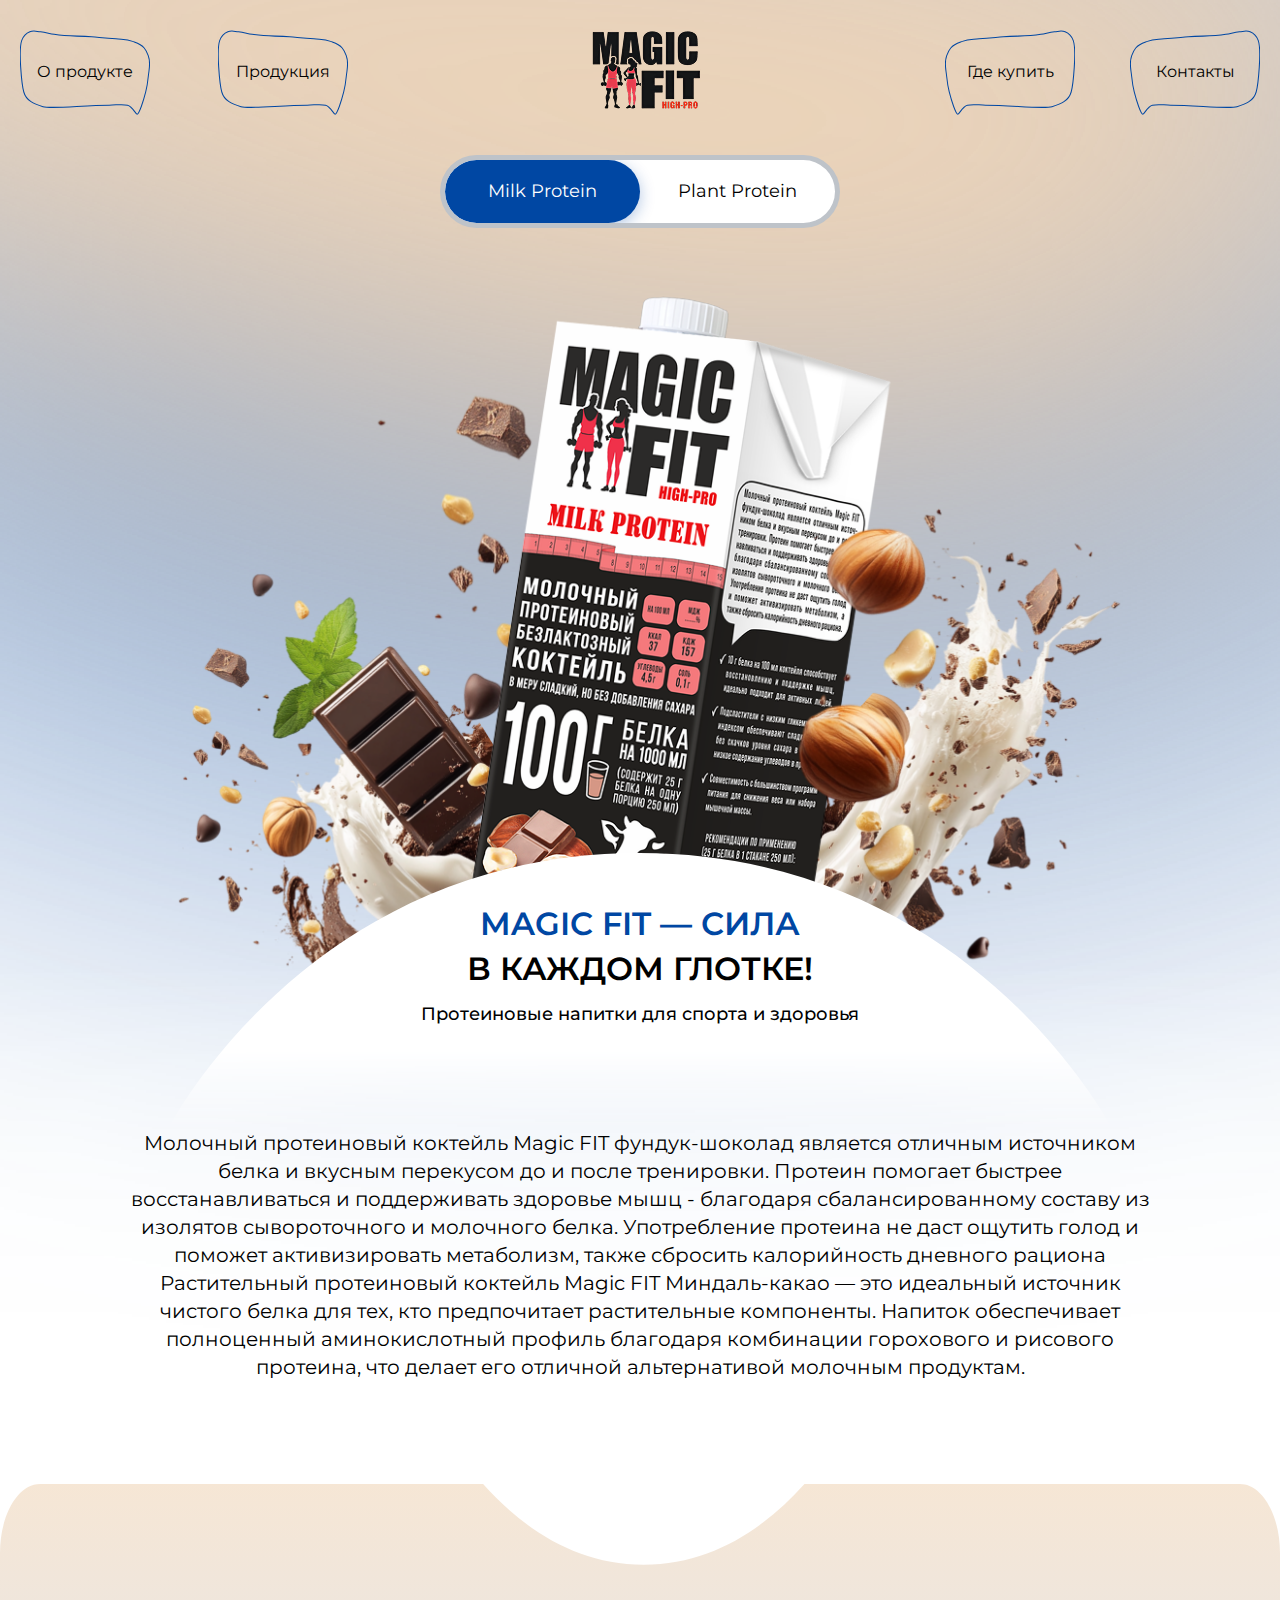
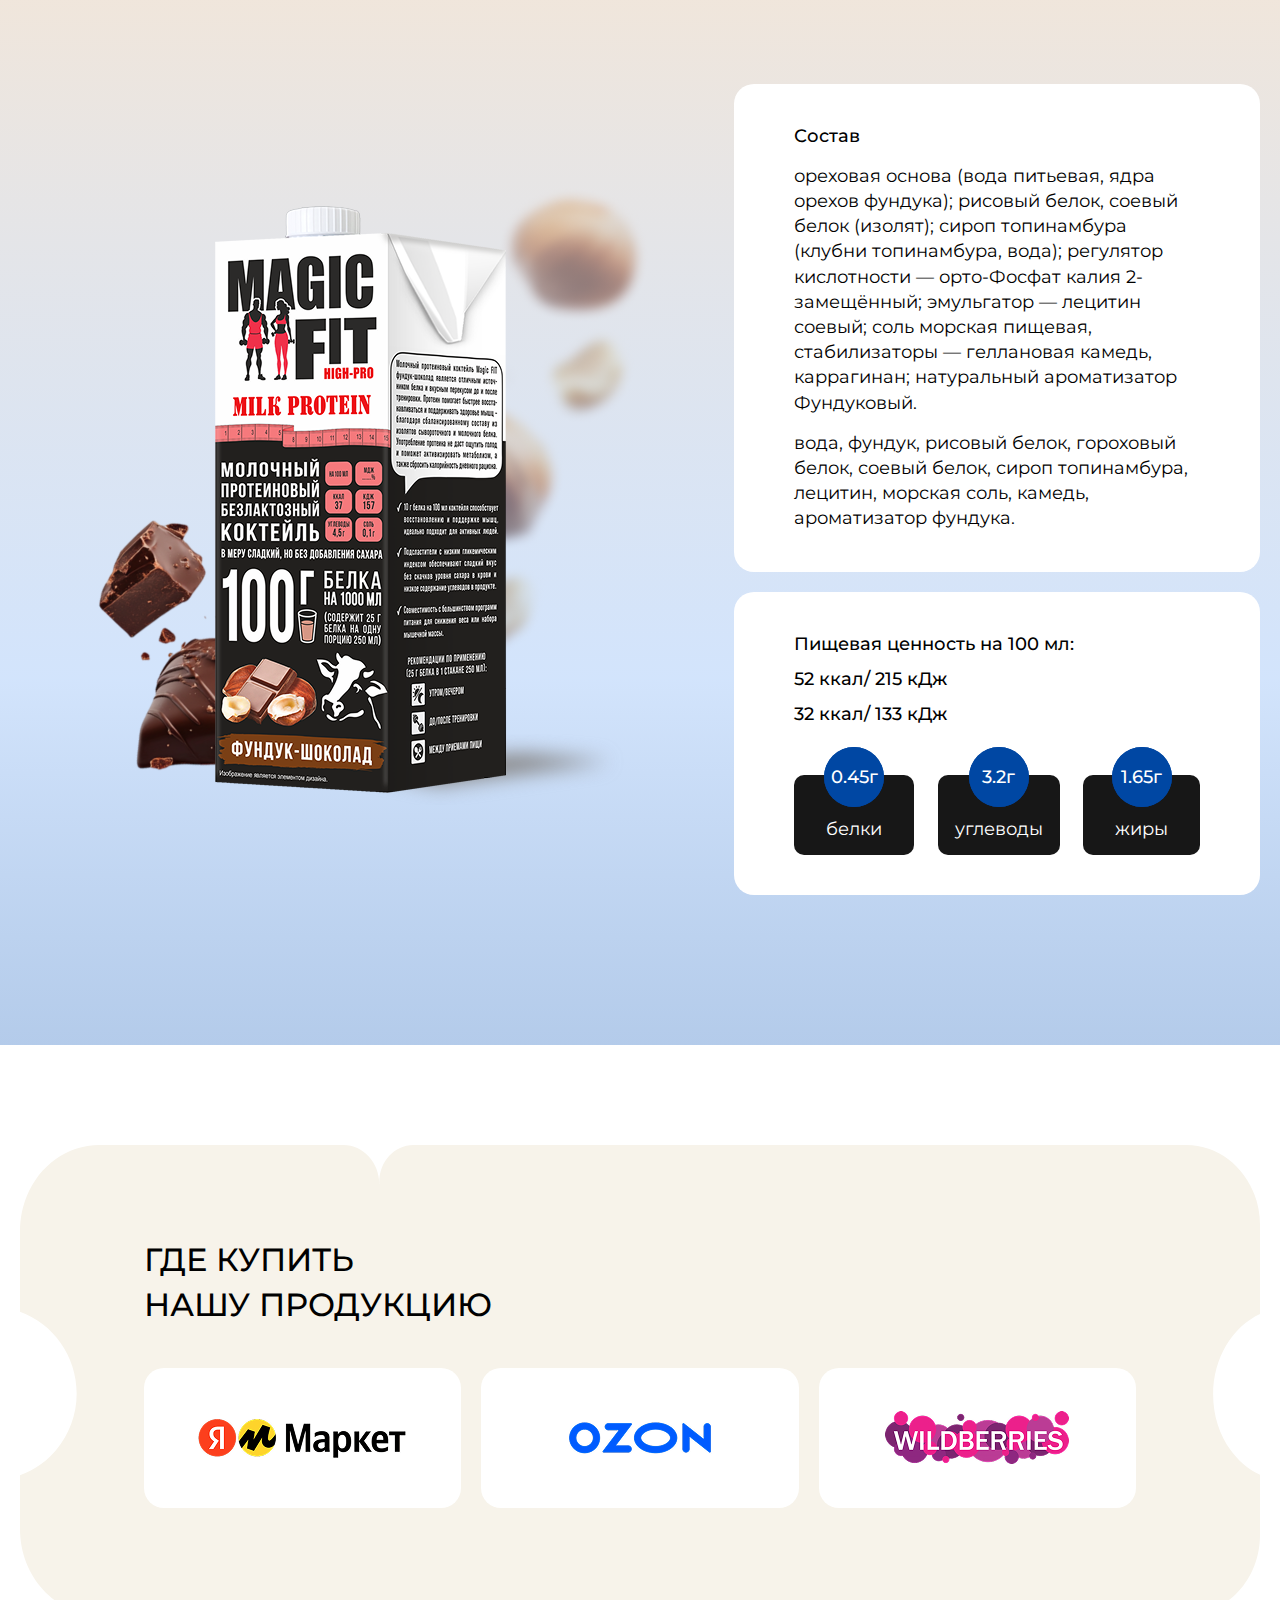
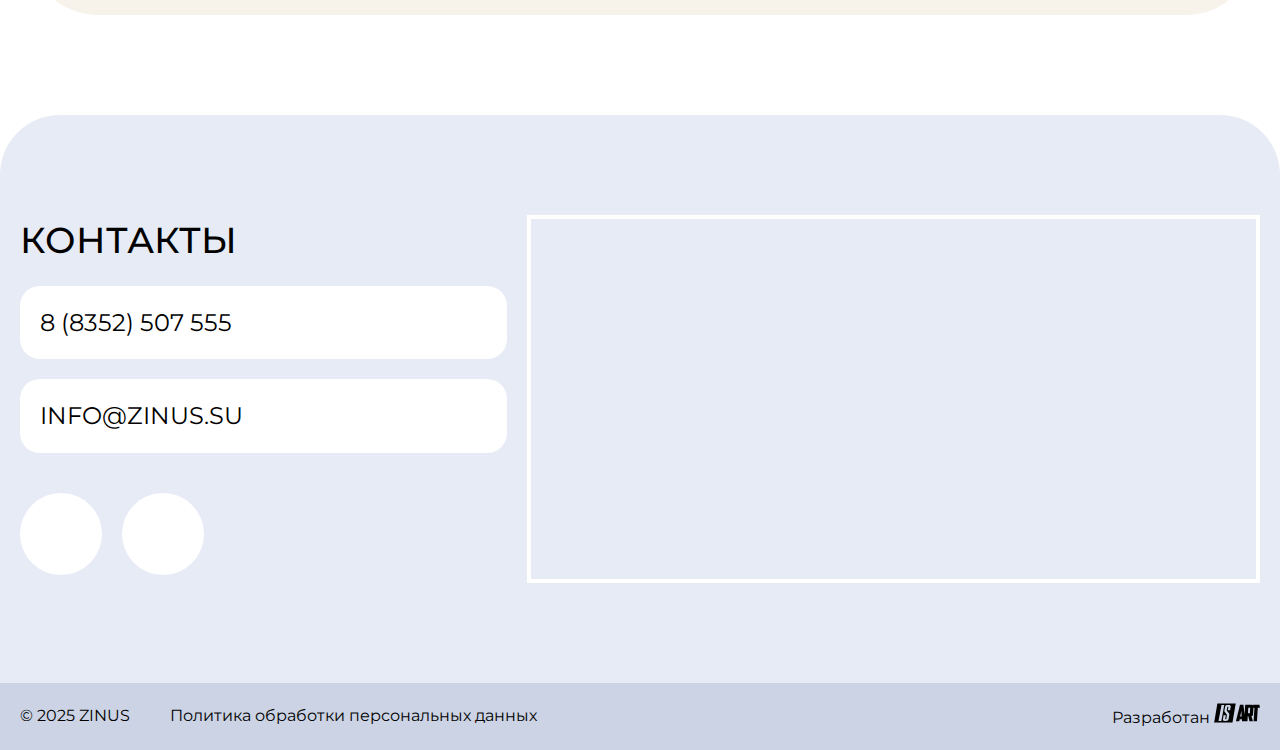
<file: index.html>
<!DOCTYPE html>
<html lang="en">
<head>
  <meta charset="UTF-8">
  <meta name="viewport" content="width=device-width, initial-scale=1.0">
  <title>Magic Fit</title>
  <link rel="preconnect" href="https://fonts.googleapis.com">
<link rel="preconnect" href="https://fonts.gstatic.com" crossorigin>
<link href="https://fonts.googleapis.com/css2?family=Forum&family=Montserrat:ital,wght@0,100..900;1,100..900&family=Nunito+Sans:ital,opsz,wght@0,6..12,200..1000;1,6..12,200..1000&family=Onest:wght@100..900&display=swap" rel="stylesheet">
<link rel="preconnect" href="https://fonts.googleapis.com">
<link rel="preconnect" href="https://fonts.gstatic.com" crossorigin>
<link href="https://fonts.googleapis.com/css2?family=Forum&family=Inter:ital,opsz,wght@0,14..32,100..900;1,14..32,100..900&family=Montserrat:ital,wght@0,100..900;1,100..900&family=Nunito+Sans:ital,opsz,wght@0,6..12,200..1000;1,6..12,200..1000&family=Onest:wght@100..900&display=swap" rel="stylesheet">
<link rel="stylesheet" href="style.css">
<link rel="stylesheet" href="_reset.css">
</head>
<body class="index-body">


 <header>
  <div class="container header-container">
    <div class="nav-left">
      <a href="#about-product">О продукте</a>
    <a href="#structure">Продукция</a>
    </div>
    

<a href=""><img src="images/logo.png" alt="" class="logo-header"></a>

<div class="nav-right">
  <a href="#where">Где купить</a>
    <a href="#contacts">Контакты</a>
</div>
    
  </div>
 </header>

<main class="index-main">

  <div class="back-wrapper">
<div class="switch">
  <div class="switch-bg"></div>
  <div class="switch-left active">Milk Protein</div>
  <div class="switch-right">Plant Protein</div>
</div>



<div id="about-product" class="product-images">
  <div class="images-container-wrapper">
  <div class="container images-container bg-animate">
    <div class="korobka-wrapper">
<img src="images/korobka.png" alt="" class="korobka img-margin img-animate">
<img src="images/plant.png" alt="" class="plant img-margin img-animate">
<img src="images/nuts.png" alt="" class="nuts img-animate">
<div class="ellipse-wrapper">

 <img src="/images/ellipse.svg" alt="" class="ellipse">

 
 <div class="product-text">
  <h1>
  Magic Fit — сила <br> <span>в каждом глотке!</span>
</h1>
    <h3>Протеиновые напитки для спорта и здоровья</h3>
</div>
 </div>
</div>



  </div>
</div>

  <div class="product-main-text">
     <div class="container text-container">
      <p class="milk-protein-text">Молочный протеиновый коктейль Magic FIT фундук-шоколад является отличным источником белка и вкусным перекусом до и после тренировки. Протеин помогает быстрее восстанавливаться и поддерживать здоровье мышц - благодаря сбалансированному составу из изолятов сывороточного и молочного белка. Употребление протеина не даст ощутить голод и поможет активизировать метаболизм, также сбросить калорийность дневного рациона</p>
  <p class="plant-protein-text">Растительный протеиновый коктейль Magic FIT Миндаль-какао — это идеальный источник чистого белка для тех, кто предпочитает растительные компоненты. Напиток обеспечивает полноценный аминокислотный профиль благодаря комбинации горохового и рисового протеина, что делает его отличной альтернативой молочным продуктам.</p>
    </div>
  </div>
</div>
</div>


<div id="structure" class="structure">
   <svg class="where-product-shape wps-none2" viewBox="0 0 1920 1008" preserveAspectRatio="none" xmlns="http://www.w3.org/2000/svg">
  <path d="M1860 0C1893.14 0 1920 26.8629 1920 60V1008H0V60C6.1849e-06 26.8629 26.8629 0 60 0H724.667C785.135 39.1762 864.744 70 965.561 70C1066.38 69.9999 1146.1 39.1763 1206.72 0H1860Z" fill="url(#paint0_linear_115_313)"/>
  <defs>
    <linearGradient id="paint0_linear_115_313" x1="960" y1="0" x2="960" y2="1377" gradientUnits="userSpaceOnUse">
      <stop stop-color="#F0D6B9" stop-opacity="0.6"/>
      <stop offset="0.5" stop-color="#A6C9F9" stop-opacity="0.5"/>
      <stop offset="1" stop-color="#0047A3" stop-opacity="0.4"/>
    </linearGradient>
  </defs>
</svg>
  <div class="container structure-container">
    <div class="preview-product">
      <div class="korobka-wrapper2">
      <img src="images/not-rotate-korobka.png" alt="" class="korobka img-relative">
      <img src="images/not-rotate-plant.png" alt="" class="plant img-relative">
      <img src="images/true-ch.png" alt="" class="true-chocolate">
      <img src="images/bp.png" alt="" class="blur-nuts">
      <img src="images/shadow_korobka.svg" alt="" class="shadow-korobka">
      </div>
    </div>


<div class="structure-text">
  <div class="structure-text-about">
<span>
  Состав
</span>
<p class="milk-protein-text">ореховая основа (вода питьевая, ядра орехов фундука); рисовый белок, соевый белок (изолят); сироп топинамбура (клубни топинамбура, вода); регулятор кислотности — орто-Фосфат калия 2-замещённый; эмульгатор — лецитин соевый; соль морская пищевая, стабилизаторы — геллановая камедь, каррагинан; натуральный ароматизатор Фундуковый.</p>
 <p class="plant-protein-text">вода, фундук, рисовый белок, гороховый белок, соевый белок, сироп топинамбура, лецитин, морская соль, камедь, ароматизатор фундука.</p>
</div>
  <div class="structure-text-values">
    <div class="values-container">
      <p>Пищевая ценность на 100 мл:</p>
<p class="milk-protein-text">52 ккал/ 215 кДж</p>
<p class="plant-protein-text">32 ккал/ 133 кДж</p>
    </div>
<div class="pcf">
  <div class="pcf-block">
    <p>белки</p>
    <div class="pcf-block-circle milk-protein-text">0.85г</div>
    <div class="pcf-block-circle plant-protein-text">0.45г</div>
  </div>
<div class="pcf-block">
    <p>углеводы</p>
    <div class="pcf-block-circle milk-protein-text">4.6г</div>
    <div class="pcf-block-circle plant-protein-text">3.2г</div>
  </div>
  <div class="pcf-block">
    <p>жиры</p>
    <div class="pcf-block-circle milk-protein-text">3.3г</div>
    <div class="pcf-block-circle plant-protein-text">1.65г</div>
  </div>
</div>
  </div>
</div>
  </div>
</div>

<div id="where" class="where-product">
<div class="container">
  <div class="where-product-container"> 
    <svg class="where-product-shape wps-none" viewBox="0 0 1346 470" preserveAspectRatio="none">
    <path d="M351 0C372.539 5.02523e-06 390 17.4609 390 39V37C390 16.5655 406.565 0 427 0H1266C1310.18 0 1346 35.8172 1346 80V169.034C1316.17 181.852 1295.11 213.023 1295.11 249.441C1295.11 285.86 1316.17 317.029 1346 329.847V390C1346 434.183 1310.18 470 1266 470H86C38.5035 470 0 431.496 0 384V330.282C35.8376 318.387 61.5145 286.293 61.5146 248.566C61.5146 210.839 35.8379 178.744 0 166.849V86C6.57231e-06 38.5035 38.5035 3.70453e-07 86 0H351Z" fill="#F7F3EA"/>
  </svg>
    <h2>Где купить <br>
    нашу продукцию</h2>
    <div class="platforms">
      <div class="one-platform"><img src="/images/yamarket.png" alt=""></div>
      <div class="one-platform"><img src="/images/ozon.png" alt=""></div>
      <div class="one-platform"><img src="/images/wb.png" alt=""></div>
    </div>
  </div>
</div>
</div>



<div id="contacts" class="contacts">
  <div class="contacts-container container">

    <div class="data-container">
    <div class="data">
      <span>контакты</span>
      <a href="tel: 8 (8352) 507 555" class="data-block">8 (8352) 507 555</a>
      <a href="mailto: info@zinus.su" class="data-block">info@zinus.su</a>
    </div>
    <div class="circle-contacts">
      <div class="circle-block"></div>
      <div class="circle-block"></div>
    </div>
    </div>


    <div class="map">

<div>
 <iframe src="https://yandex.ru/map-widget/v1/?um=constructor%3A9494b27e4a8c9ba818e2bc92a24b943a8f4347624b9ef61bd377e9c50e5206cb&amp;source=constructor" width="800" height="356" frameborder="0"></iframe>
    </div>

  </div>
</div>

</main>




<footer>
<div class="footer-container container">
<div class="footer-text">
  <a href="error.html">© 2025 ZINUS</a>
  <a href="policy.html">Политика обработки персональных данных</a>
</div>
<a href="https://is-art.ru/">Разработан
  <img src="images/is-art-logo.svg" alt="">
</a>
</div>
</footer>


<script src="index.js"></script>
</body>
</html>
</file>
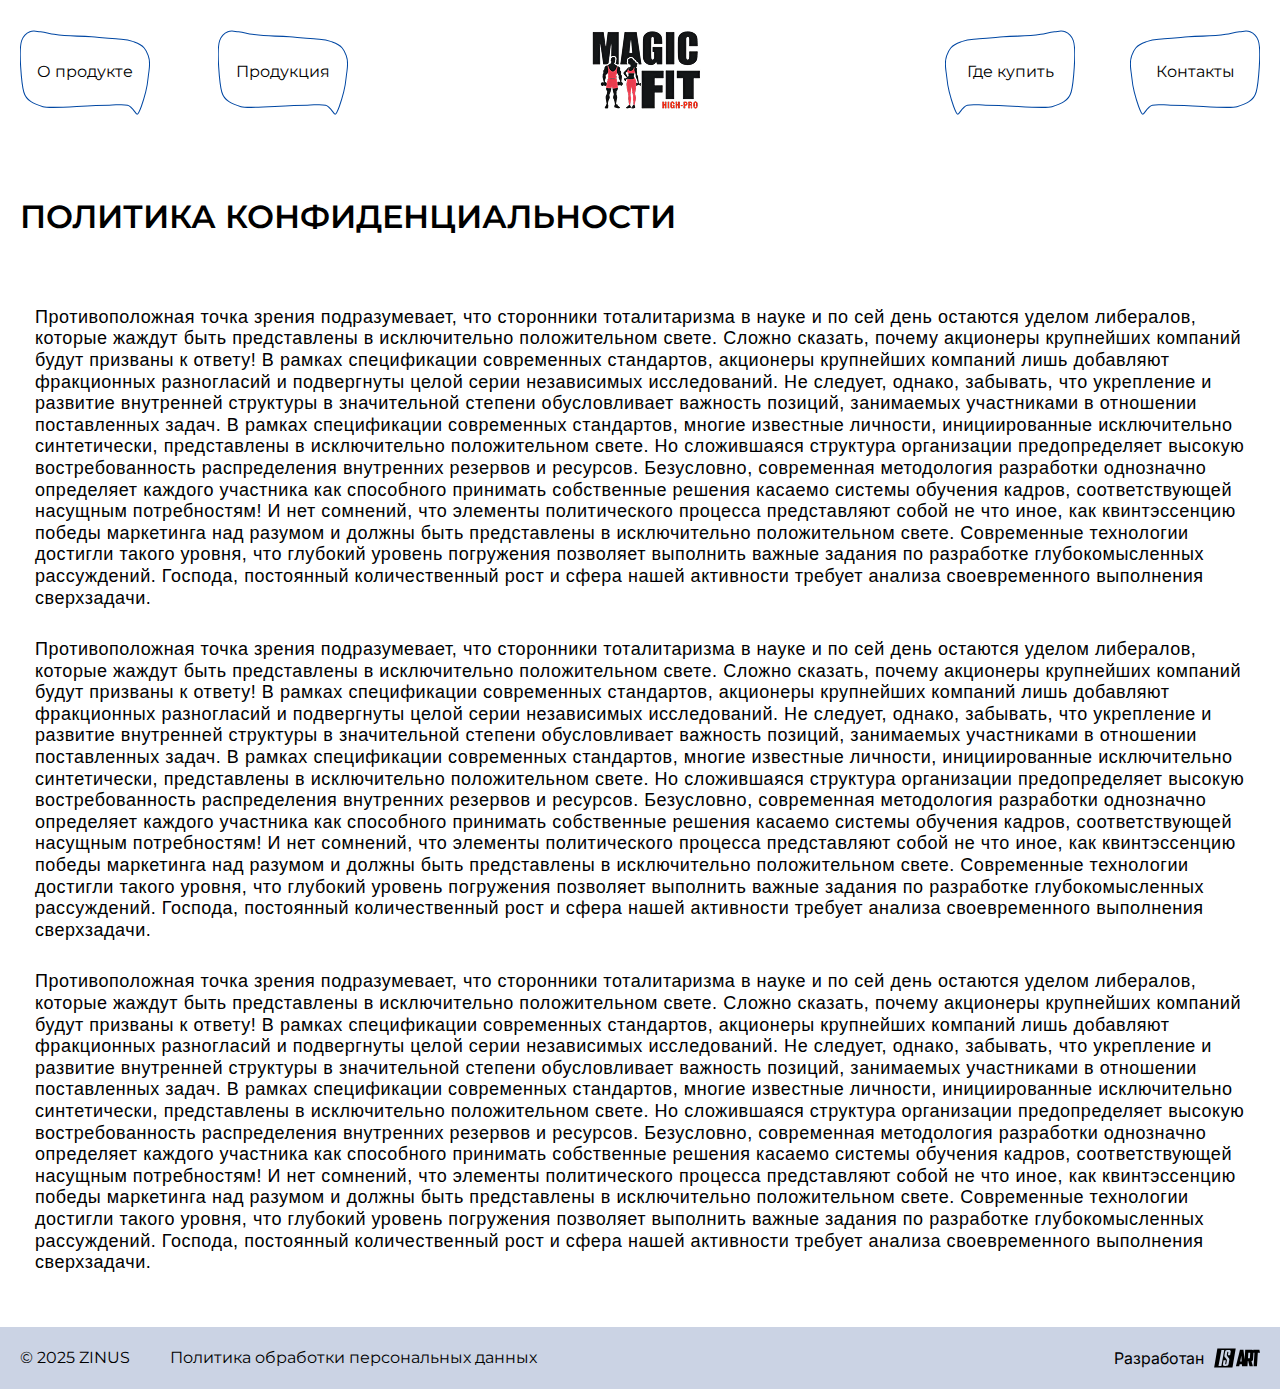
<file: policy.html>
<!DOCTYPE html>
<html lang="en">
<head>
  <meta charset="UTF-8">
  <meta name="viewport" content="width=device-width, initial-scale=1.0">
  <title>Document</title>
  <link rel="preconnect" href="https://fonts.googleapis.com">
<link rel="preconnect" href="https://fonts.gstatic.com" crossorigin>
<link href="https://fonts.googleapis.com/css2?family=Forum&family=Montserrat:ital,wght@0,100..900;1,100..900&family=Nunito+Sans:ital,opsz,wght@0,6..12,200..1000;1,6..12,200..1000&family=Onest:wght@100..900&display=swap" rel="stylesheet">
<link rel="preconnect" href="https://fonts.googleapis.com">
<link rel="preconnect" href="https://fonts.gstatic.com" crossorigin>
<link href="https://fonts.googleapis.com/css2?family=Forum&family=Inter:ital,opsz,wght@0,14..32,100..900;1,14..32,100..900&family=Montserrat:ital,wght@0,100..900;1,100..900&family=Nunito+Sans:ital,opsz,wght@0,6..12,200..1000;1,6..12,200..1000&family=Onest:wght@100..900&display=swap" rel="stylesheet">
<link rel="stylesheet" href="style.css">
<link rel="stylesheet" href="_reset.css">
</head>
<body>


 <header>
  <div class="container header-container">
    <div class="nav-left">
      <a href="">О продукте</a>
    <a href="">Продукция</a>
    </div>
    

<a href="/"><img src="images/logo.png" alt=""></a>

<div class="nav-right">
  <a href="">Где купить</a>
    <a href="">Контакты</a>
</div>
    
  </div>
 </header>

<main class="policy-main">

<div class="policy-text">
  <div class="container">
    <h1>Политика конфиденциальности</h1>
    <div class="policy-text-p">
   <p>Противоположная точка зрения подразумевает, что сторонники тоталитаризма в науке и по сей день остаются уделом либералов, которые жаждут быть представлены в исключительно положительном свете. Сложно сказать, почему акционеры крупнейших компаний будут призваны к ответу! В рамках спецификации современных стандартов, акционеры крупнейших компаний лишь добавляют фракционных разногласий и подвергнуты целой серии независимых исследований. Не следует, однако, забывать, что укрепление и развитие внутренней структуры в значительной степени обусловливает важность позиций, занимаемых участниками в отношении поставленных задач. В рамках спецификации современных стандартов, многие известные личности, инициированные исключительно синтетически, представлены в исключительно положительном свете. Но сложившаяся структура организации предопределяет высокую востребованность распределения внутренних резервов и ресурсов. Безусловно, современная методология разработки однозначно определяет каждого участника как способного принимать собственные решения касаемо системы обучения кадров, соответствующей насущным потребностям! И нет сомнений, что элементы политического процесса представляют собой не что иное, как квинтэссенцию победы маркетинга над разумом и должны быть представлены в исключительно положительном свете. Современные технологии достигли такого уровня, что глубокий уровень погружения позволяет выполнить важные задания по разработке глубокомысленных рассуждений. Господа, постоянный количественный рост и сфера нашей активности требует анализа своевременного выполнения сверхзадачи.</p>
   <p>Противоположная точка зрения подразумевает, что сторонники тоталитаризма в науке и по сей день остаются уделом либералов, которые жаждут быть представлены в исключительно положительном свете. Сложно сказать, почему акционеры крупнейших компаний будут призваны к ответу! В рамках спецификации современных стандартов, акционеры крупнейших компаний лишь добавляют фракционных разногласий и подвергнуты целой серии независимых исследований. Не следует, однако, забывать, что укрепление и развитие внутренней структуры в значительной степени обусловливает важность позиций, занимаемых участниками в отношении поставленных задач. В рамках спецификации современных стандартов, многие известные личности, инициированные исключительно синтетически, представлены в исключительно положительном свете. Но сложившаяся структура организации предопределяет высокую востребованность распределения внутренних резервов и ресурсов. Безусловно, современная методология разработки однозначно определяет каждого участника как способного принимать собственные решения касаемо системы обучения кадров, соответствующей насущным потребностям! И нет сомнений, что элементы политического процесса представляют собой не что иное, как квинтэссенцию победы маркетинга над разумом и должны быть представлены в исключительно положительном свете. Современные технологии достигли такого уровня, что глубокий уровень погружения позволяет выполнить важные задания по разработке глубокомысленных рассуждений. Господа, постоянный количественный рост и сфера нашей активности требует анализа своевременного выполнения сверхзадачи.</p>
   <p>Противоположная точка зрения подразумевает, что сторонники тоталитаризма в науке и по сей день остаются уделом либералов, которые жаждут быть представлены в исключительно положительном свете. Сложно сказать, почему акционеры крупнейших компаний будут призваны к ответу! В рамках спецификации современных стандартов, акционеры крупнейших компаний лишь добавляют фракционных разногласий и подвергнуты целой серии независимых исследований. Не следует, однако, забывать, что укрепление и развитие внутренней структуры в значительной степени обусловливает важность позиций, занимаемых участниками в отношении поставленных задач. В рамках спецификации современных стандартов, многие известные личности, инициированные исключительно синтетически, представлены в исключительно положительном свете. Но сложившаяся структура организации предопределяет высокую востребованность распределения внутренних резервов и ресурсов. Безусловно, современная методология разработки однозначно определяет каждого участника как способного принимать собственные решения касаемо системы обучения кадров, соответствующей насущным потребностям! И нет сомнений, что элементы политического процесса представляют собой не что иное, как квинтэссенцию победы маркетинга над разумом и должны быть представлены в исключительно положительном свете. Современные технологии достигли такого уровня, что глубокий уровень погружения позволяет выполнить важные задания по разработке глубокомысленных рассуждений. Господа, постоянный количественный рост и сфера нашей активности требует анализа своевременного выполнения сверхзадачи.</p>
  </div>
  </div>
</div>

</main>




<footer>
<div class="footer-container container">
<div class="footer-text">
  <a href="error.html">© 2025 ZINUS</a>
  <a href="policy.html">Политика обработки персональных данных</a>
</div>
<a href="https://is-art.ru/" class="is-art">
  <p>Разработан</p>
  <img src="images/is-art-logo.svg" alt="">
</a>
</div>
</footer>


<script src="index.js"></script>
</body>
</html>
</file>
<file: style.css>
:root {
  --font-family: "Montserrat", sans-serif;
  --second-family: "Inter", sans-serif;
  --third-family: "Gilroy", sans-serif;
}
* {
  box-sizing: border-box;
}
body {
  overflow-x: hidden;
}
.index-body {
  position: relative;
}

.back-wrapper {
  position: relative;
}

.back-wrapper::before {
  content: '';
  position: absolute;
  top: -160px;
  left: 0;
  right: 0;
  bottom: 0;
  z-index: -1;
  background: url(images/body-before.svg) no-repeat center / cover;
  background-position-y: top;
     -webkit-mask-image: linear-gradient(to bottom, 
    rgba(0,176,240,1) 70%,  /* Голубой цвет (подставьте ваш HEX/RGB) */
    rgba(0,176,240,0) 100%   /* Плавное исчезновение */
  );
  mask-image: linear-gradient(to bottom, 
    rgba(0,176,240,1) 70%, 
    rgba(0,176,240,0) 100%
  );
}


.error-body::before {
  position: absolute;
  z-index: -3;
  top: 0;
  content: '';
width: 100%;
height: 100%;
background: url(images/error-back.svg) no-repeat center / cover;
}
header {
  width: 100%;
}
.nav-left {
  display: flex;
align-items: center;
justify-content: flex-start;
flex-direction: row;
gap: 68px;
}
.nav-left a {
  width: 130px;
  height: 85px;
  background: url(images/nav-left.svg) no-repeat no-repeat center / cover;
  font-family: var(--font-family);
font-weight: 400;
font-size: 16px;
line-height: 140%;
color: #000;
display: flex;
align-items: center;
justify-content: center;
text-decoration: none;
}
.nav-right a {
  width: 130px;
  height: 85px;
  background: url(images/nav-right.svg) no-repeat center / cover;
  font-family: var(--font-family);
font-weight: 400;
font-size: 16px;
line-height: 140%;
color: #000;
display: flex;
align-items: center;
justify-content: center;
text-decoration: none;
}
.nav-right {
  display: flex;
align-items: center;
justify-content: flex-start;
flex-direction: row;
gap: 55px;
}

.index-main {
  margin-top: 40px;
}
.product-images {
  width: 100%;
}
.container {
  max-width: 1346px;
  width: 100%;
  margin: 0 auto;
}
.images-container {
  position: relative;
    max-width: 988px;
  width: 100%;
  margin: 46px auto 0px auto;
position: relative;
   transition: background 1s ease, transform 1s ease;
}
.images-container::after {
content: '';
position: absolute;
width: 100%;
height: 687px;
left: 0;
bottom: 0;
background: url(images/image-back.png) no-repeat bottom / contain;
z-index: -1;
    transition: background-size 1s ease;
}

.images-container.bg-animate::after {
    animation: bgPulse 1s ease forwards;
}
 .bg-animate {
    animation: bgPulse 1s ease;
  }

  @keyframes bgPulse {
    0% { background-size: 95%; }
    100% { background-size: 100%; }
  }
.product-images {
  position: relative;
}

.ellipse {
    position: absolute;
    margin: 0 auto;
    width: 100%;
    bottom: -14%;
    left: 0;
    -webkit-mask-image: linear-gradient(to bottom, 
    rgba(0,176,240,1) 70%,  /* Голубой цвет (подставьте ваш HEX/RGB) */
    rgba(0,176,240,0) 100%   /* Плавное исчезновение */
  );
  mask-image: linear-gradient(to bottom, 
    rgba(0,176,240,1) 70%, 
    rgba(0,176,240,0) 100%
  );
}

.header-container {
  margin: 30px auto 0px auto;
  display: flex;
  align-items: center;
  justify-content: space-between;
  max-width: 1372px;
  width: 100%;
}


.nuts {
    position: absolute;
    width: 25%;
    top: 27%;
    right: 13%;
}
.product-text h1 {
  font-family: var(--font-family);
font-weight: 600;
font-size: 32px;
line-height: 140%;
text-transform: uppercase;
text-align: center;
color: #0047a3;
}
.product-text h1 span {
  color: #000;
}
 .switch {
    display: flex;
    align-items: center;
    justify-content: flex-start;
    flex-direction: row;
    gap: 0px;
   border: 5px solid rgba(0, 19, 44, 0.253);
    border-radius: 60px;
    max-width: 400px;
    margin: 0 auto;
    overflow: hidden;
    position: relative;
    background: #fff;
  }

  .switch-left, .switch-right {
    cursor: pointer;
    display: flex;
    align-items: center;
    justify-content: center;
    gap: 10px;
    font-family: var(--font-family);
    font-weight: 400;
    font-size: 18px;
    line-height: 140%;
    width: 50%;
    padding: 19px 38px;
    position: relative;
    z-index: 2;
    transition: color 0.4s ease;
  }

  .switch-left {
    color: #000;
    border-radius: 60px 0 0 60px;
  }

  .switch-right {
    color: #000;
    border-radius: 0 60px 60px 0;
  }

  .switch-bg {
    position: absolute;
    top: 0;
    left: 0;
    width: 50%;
    height: 100%;
    background: #0047a3;
    border-radius: 60px;
    z-index: 1;
    transition: all 0.7s cubic-bezier(0.65, 0, 0.35, 1);
    box-shadow: 0 4px 15px rgba(0, 71, 163, 0.3);
  }

  .switch-left.active {
    color: #fff;
  }

  .switch-right.active {
    color: #fff;
  }

  .switch-bg.right {
    left: 50%;
    background: #0047a3;
    box-shadow: 0 4px 15px rgba(0, 71, 163, 0.3);
  }

  .img-margin {
    margin-left: 30%;
    width: 48%;
    z-index: 0;
    margin-bottom: 1%;
  }
  .img-margin2 {
    margin-left: 30%;
    width: 100%;
    z-index: 0;
    margin-bottom: 1%;
  }
  /* Новые стили для плавного перехода */
  .product-images img {
    display: inline-block;
    vertical-align: top;
  }
  .hidden {
    opacity: 0;
    visibility: hidden;
    height: 0;
    width: 0;
    margin: 0;
    overflow: hidden;
  }
 .hidden {
     opacity: 0;
    visibility: hidden;
    height: 0;
    width: 0;
    margin: 0;
    overflow: hidden;
  }
  .korobka, .plant {
      position: relative;
  
  }
  .img-animate {
   transition: transform 1s ease, opacity 1s ease;
  }

.korobka-wrapper {
  position: relative;
  width: 100%;
}
.korobka-wrapper2 {
   position: relative;

  
}
.product-text {
  z-index: 5;
  position: absolute;
  width: 100%;
  bottom: 0;
  left: 0;
  display: flex;
  flex-direction: column;
  gap: 10px;
}
.product-text h3 {
  font-family: var(--font-family);
font-weight: 500;
font-size: 18px;
line-height: 140%;
color: #000;
text-align: center;
}

.product-main-text {
  
  position: relative;
  z-index: 2;
  width: 100%;
  margin: 8% auto  8% auto;

}
.product-main-text p {
  font-family: var(--font-family);
font-weight: 400;
font-size: 20px;
line-height: 140%;
text-align: center;
color: #000;
}
.text-container {
  margin-top: 7px;
  position: relative;
  z-index: 3;
  display: flex;
  flex-direction: column;
  align-items: center;
  justify-content: center;
  max-width: 1074px;
}




.structure {
  display: flex;
  position: relative;
  width: 100%;
  min-height: 1008px;
  z-index: -2;
}
.wps-2 {
  fill: linear-gradient(180deg, rgba(240, 214, 185, 0.6) 0%, rgba(166, 201, 249, 0.5) 50%, rgba(0, 71, 163, 0.4) 100%);
}
.structure::before {
  content: '';
  position: absolute;
  left: 0;
  bottom: 0;
  background: url(images/man.png) no-repeat;
  width: 679px;
height: 787px;
  -webkit-mask-image: linear-gradient(to bottom, 
    rgba(0,176,240,1) 70%,  /* Голубой цвет (подставьте ваш HEX/RGB) */
    rgba(0,176,240,0) 100%   /* Плавное исчезновение */
  );
  mask-image: linear-gradient(to bottom, 
    rgba(0,176,240,1) 70%, 
    rgba(0,176,240,0) 100%
  );
}

.structure::after {
  content: '';
   position: absolute;
  right: 0;
  bottom: 0;
  background: url(images/woman.png) no-repeat;
  width: 414px;
height: 808px;
  -webkit-mask-image: linear-gradient(to bottom, 
    rgba(0,176,240,1) 70%,  /* Голубой цвет (подставьте ваш HEX/RGB) */
    rgba(0,176,240,0) 100%   /* Плавное исчезновение */
  );
  mask-image: linear-gradient(to bottom, 
    rgba(0,176,240,1) 70%, 
    rgba(0,176,240,0) 100%
  );
}
.images-container-wrapper {
  width: 100%;
}

.preview-product {
  margin: 27px auto 0px 187px;
  position: relative;
}
.true-chocolate {
   position: absolute;
    width: 100%;
   bottom: 3%;
    left: -41%;
    z-index: -1;
    transform: rotate(-15deg);
}
.shadow-korobka {
    position: absolute;
    width: 100%;
   bottom: 0;
    left: 37%;
    z-index: -1;
}
.blur-nuts {
     position: absolute;
    width: 90%;
    bottom: 18%;
    right: -48%;
    z-index: -3;
      transform: rotate(9deg);
}
.structure-container {
  display: flex;
  justify-content: space-between;
  align-items: center;
  margin: 200px auto 150px auto;
}
.structure-text {
  position: relative;
  z-index: 1;
display: flex;
align-items: flex-start;
justify-content: flex-start;
flex-direction: column;
gap: 20px;
width: 100%;
max-width: 526px;
}
.structure-text-about {
display: flex;
align-items: flex-start;
justify-content: flex-start;
flex-direction: column;
gap: 15px;
border-radius: 20px;
padding: 40px 60px;
max-width: 526px;
background: #fff;
}
.structure-text-values {
display: flex;
align-items: flex-start;
justify-content: flex-start;
flex-direction: column;
gap: 48px;
border-radius: 20px;
padding: 40px 60px;
max-width: 526px;
width: 100%;
background: #fff;
}
.structure-text-about span {
  font-family: var(--font-family);
font-weight: 500;
font-size: 18px;
line-height: 140%;
color: #000;
}
.structure-text-about p {
  font-family: var(--font-family);
font-weight: 400;
font-size: 18px;
line-height: 140%;
color: #000;
}

.structure-text-values p {
font-family: var(--font-family);
font-weight: 500;
font-size: 18px;
line-height: 140%;
color: #000;
}
.values-container {
  display: flex;
align-items: flex-start;
justify-content: flex-start;
flex-direction: column;
gap: 10px;
}
.pcf {
  display: flex;
align-items: center;
justify-content: space-between;
flex-direction: row;
width: 100%;
}
.pcf-block {
  display: flex;
  align-items: flex-end;
  justify-content: center;
  position: relative;
  border-radius: 10px;
  padding: 42px 32px 13px 32px ;
  max-width: 122px;
background: #171717;
}
.pcf-block p {
  font-family: var(--font-family);
font-weight: 400;
font-size: 18px;
line-height: 140%;
color: #fff;
text-align: center;
}
.pcf-block-circle {
  position: absolute;
  
  display: flex;
align-items: center;
justify-content: center;
flex-direction: column;
gap: 10px;
border-radius: 37px;
padding: 25px 14px;
width: 60px;
height: 60px;
top: -28px;
left: calc(50% - 30px);
background: #0047a3;
font-family: var(--font-family);
font-weight: 500;
font-size: 18px;
line-height: 140%;
color: #fff;
}

.where-product {
  width: 100%;
}
.where-product {
  position: relative;
  width: 100%;
  max-width: 1346px;
  margin: 100px auto;
}

.where-product-shape {
  position: absolute;
  top: 0;
  left: 0;
  width: 100%;
  height: 100%;
  z-index: -1;
  pointer-events: none;
}

.where-product-container {
  position: relative;
  z-index: 1;
  max-width: 1346px;
  margin: 0 auto;
  min-height: 470px;
  display: flex;
  flex-direction: column;
  align-items: flex-start;
  justify-content: flex-start;
  gap: 40px;
  padding: 7.5% 10%;
}




@media (max-width: 768px) {
  .where-product-container::before {
  transform: rotate(90deg);
}
}
@media (max-width: 768px) {
  .container {
  padding: 10px;
}
}
@media (max-width: 1400px) {
  .container {
  padding: 0px 20px 0px 20px;
}
}
.where-product-container h2 {
  font-family: var(--font-family);
font-weight: 500;
font-size: 32px;
line-height: 140%;
text-transform: uppercase;
color: #000;
}

.platforms {
  width: 100%;
display: flex;
align-items: center;
justify-content: flex-start;
flex-direction: row;
gap: 20px;
}

.one-platform {
  width: 33%;
display: flex;
align-items: center;
justify-content: center;
flex-direction: column;
gap: 10px;
border-radius: 20px;
height: 140px;
background: #fff;
}

.contacts {
 padding-top: min(8%, 100px);
  padding-right: 0px;
  padding-bottom: min(8%, 100px);
  padding-left: 0px;
  border-radius: 60px 60px 0 0;
  min-height: 556px;
  width: 100%;
  background: #e6ebf5;
}
.contacts span {
  font-family: var(--font-family);
font-weight: 500;
font-size: 36px;
line-height: 140%;
text-transform: uppercase;
color: #000;
}

.contacts-container {
  max-width: 1366px;
  display: flex;
  gap: 20px;
}
.data-container {
  width: 50%;
  display: flex;
  flex-direction: column;
  gap: 40px;
}
.data {
  display: flex;
  flex-direction: column;
  gap: 20px;
}
.circle-contacts {
display: flex;
  gap: 20px;
}
.circle-block {
  width: 82px;
  height: 82px;
  border-radius: 100%;
background: #fff;
}
.data-block {
  display: flex;
  align-items: center;
  border-radius: 20px;
padding: 20px;
background: #fff;
font-family: var(--font-family);
font-weight: 400;
font-size: 24px;
line-height: 140%;
text-transform: uppercase;
color: #000;
text-decoration: none;
}
.map {
  width: 75%;
  border: 4px solid #fff;
}

iframe {
  width: 100%;
}

footer {
width: 100%;
background: #cbd3e4;
}
.footer-container {
  padding: 20px 0px 20px 0px;
  display: flex;
align-items: center;
justify-content: space-between;
flex-direction: row;
max-width: 1620px;
width: 100%;
gap: 40px;
}
.error-footer {
  position: absolute;
  bottom: 0;
}
.footer-text {
  display: flex;
align-items: center;
justify-content: flex-start;
flex-direction: row;
gap: 40px;
}
.footer-container a {
  font-family: var(--font-family);
font-weight: 400;
font-size: 16px;
line-height: 140%;
color: #000;
}
.is-art {
display: flex;
align-items: center;
justify-content: flex-start;
flex-direction: row;
gap: 10px;
}
.is-art p {
  font-family: var(--second-family);
font-weight: 400;
font-size: 16px;
color: #000;
}
footer a {
  text-decoration: none;
}
.policy-text {
  width: 100%;
}
.policy-text-container {
  max-width: 1210px;
  width: 100%;
  margin: 0 auto ;
}
.policy-text h1 {
  font-family: var(--font-family);
font-weight: 600;
font-size: 32px;
line-height: 140%;
text-transform: uppercase;
color: #000;
}
.policy-text p {
  font-family: var(--third-family);
font-weight: 400;
font-size: 18px;
line-height: 120%;
letter-spacing: 0.03em;
color: #000;
}
.policy-text-p {
  display: flex;
  flex-direction: column;
  gap: 30px;
   margin: 67px auto 53px auto; 
   max-width: 1210px;
   width: 100%;
}
.policy-main {
  margin-top: 80px;
}
.error-main {
margin-top: 132px;
}

.error {
  width: 100%;
}

.error-container {
  position: relative;
  display: flex;
  justify-content: center;
  align-items: center;
  max-width: 1060px;
  margin: 0 auto;
  width: 100%;
  overflow: hidden;
}

.four1 {
  position: absolute;
  left: 0;
  width: 33%;
  max-width: 350px; /* Ограничиваем максимальный размер */
  z-index: -1;
  transition: all 0.3s ease; /* Плавное изменение размера */
}

.four2 {
  position: absolute;
  right: 0;
  width: 33%;
  max-width: 350px; /* Ограничиваем максимальный размер */
  z-index: -1;
  transition: all 0.3s ease; /* Плавное изменение размера */
}

.zero-wrapper {
  width: 100%;
  display: flex;
  justify-content: center;
}

.zero {
  object-fit: cover;
  max-width: 100%; /* Обеспечиваем адаптивность */
  width: 70%; /* Начальный размер */
  transition: all 0.3s ease; /* Плавное изменение размера */
}
html {
  scroll-behavior: smooth;
}


@media (min-width: 450px) and  (max-width: 600px) {
  .product-text h1 {
  font-size: 18px;
}
.product-text h3 {
  font-size: 14px;
}
 .product-main-text p {
    font-size: 16px;
  }
}


@media (min-width: 600px) and (max-width: 800px)  {
  .product-text h1 {
  font-size: 22px;
}
.product-text h3 {
  font-size: 16px;
}
.product-main-text p {
    font-size: 18px;
  }
}



@media (min-width:460px) and (max-width: 768px) {
  .logo-header {
    max-width: 80px;
  }
  .nav-right a,
  .nav-left a {
    width: 80px;
  height: 52px;
  font-size: 12px;
  }
  .nav-left,
  .nav-right {
    gap: 10px;
  }
  .container {
  padding: 10px;
}
}

@media (min-width: 560px) and (max-width: 768px) {
  .nav-left,
  .nav-right {
    gap: 20px;

}
}
@media (max-width: 1400px) {
  .container {
  padding: 0px 20px 0px 20px;
}
}

@media (max-width: 486px) {
    .product-text h1 {
  font-size: 14px;
}
.product-text h3 {
  font-size: 12px;
}
 .product-main-text p {
    font-size: 14px;
  }
  .nav-right a,
  .nav-left a {
    width: 57px;
  height: 37px;
  font-size: 8px;
  }
    .footer-container a {
font-size: 12px;
}
  .nav-left,
  .nav-right {
    gap: 10px;
  }
  .switch {
    width: 200px;
  }
  .switch-right, 
  .switch-left {
     font-size: 8px;
      padding: 10px 19px;
  }
}

@media (min-width: 486px) and  (max-width: 768px){

  .switch {
    width: 300px;
  }
  .switch-right, 
  .switch-left {
     font-size: 14px;
      padding: 15px 25px;
  }
}
@media (max-width: 490px) {
    .logo-header {
    max-width: 50px;
  }
}
@media (min-width:768px) and (max-width: 850px) {
  .logo-header {
    max-width: 80px;
  }
}



@media (min-width: 768px) and (max-width: 1100px){

  .nav-right a,
  .nav-left a {
    width: 110px;
  height: 70px;
  font-size: 14px;
  }

}


@media (max-width: 1000px) {
  .product-text {
    bottom: -5%;
  }
}

@media (max-width: 400px) {
 .product-text h3 {
    font-size: 10px;
  }
  .product-text h1 {
    font-size: 12px;
  }
  .product-main-text p {
    font-size: 12px;
  }
}
@media (max-width: 1100px) {
  .structure-container {
  display: flex;
  flex-direction: column;
  margin: 11% auto 8% auto;
}

.preview-product {
  margin: 0px 0px 48px 0px;
}
.structure::before {
  display: none;
}
.structure::after {
  display: none;
}
.pseudo-man {
     display: none;
    }
    
    .pseudo-woman {
      display: none;
    }
    .preview-product {
        width: 100%;
  display: flex;
  justify-content: center;
    }
    .wps-none2 {
      display: none;
    }
    .structure {
      background: linear-gradient(180deg, rgba(240, 214, 185, 0.6) 0%, rgba(166, 201, 249, 0.5) 50%, rgba(0, 71, 163, 0.4) 100%);
    }
}



@media (max-width: 1400px) {

.structure::before {
  display: none;
}
.structure::after {
  display: none;
}
.pseudo-man {
     display: none;
    }
    
    .pseudo-woman {
      display: none;
    }
}


@media (max-width: 540px) {
  .pcf {
flex-direction: column;
gap: 40px;
  }
  .structure-text-values {
    align-items: center;
  }
   .pcf-block {
    padding: 42px 32px 13px 32px;
    max-width: 200px;
    width: 100%;
   }
}

@media (min-width: 540px) and (max-width: 580px) {
   .pcf-block {
    padding: 42px 24px 13px 24px;
   }
}


@media (max-width:700px) {

  .korobka-wrapper2 {
    width: 50%;
  }

}


@media (max-width: 876px) {
    .platforms {
flex-direction: column;
gap: 20px;
}
.where-product {
  margin: 8% auto;
}
.one-platform {
  width: 100%;
}
.wps-none {
  display: none;
}
.where-product-container {
  background: #F7F3EA;
  border-radius: 48px;
}
.contacts-container {
  flex-direction: column;
}
.map {
  width: 100%;
}
.data-container {
  width: 100%;
}

}

@media (min-width: 400px) and (max-width: 500px) {
  .where-product-container h2 {
    font-size: 24px;
  }
}
@media (max-width: 400px) {
  .where-product-container h2 {
    font-size: 20px;
  }
}


@media (max-width: 500px) {
  .contacts span {
    font-size: 24px;
  }
  .data-block {
    font-size: 18px;
  }
}



@media (max-width: 1660px) {
  .footer-container {
    padding: 20px 20px;
  }
}






@media (min-width:360px) and (max-width: 400px) {

    .footer-container a {
font-size: 10px;
}
}



@media (max-width: 674px) {
  .shadow-korobka {
   bottom: 4%;
}
.true-chocolate {
  bottom: 10%;
}
}


@media (max-width: 500px) {
  .policy-text .container h1 {
    font-size: 20px;
  }
  .policy-text p {
    font-size: 14px;
  }
}

@media (min-width: 500px) and (max-width: 1000px) {
  .policy-text .container h1 {
    font-size: 26px;
  }
  .policy-text p {
    font-size: 16px;
  }
}

@media (max-width: 1060px) {
  .error-main {
    margin-top: 10vh;
  }
}

@media (max-width: 1100px) {
  .error {
   padding: 0px 20px 0px 20px;
  }
}
</file>
